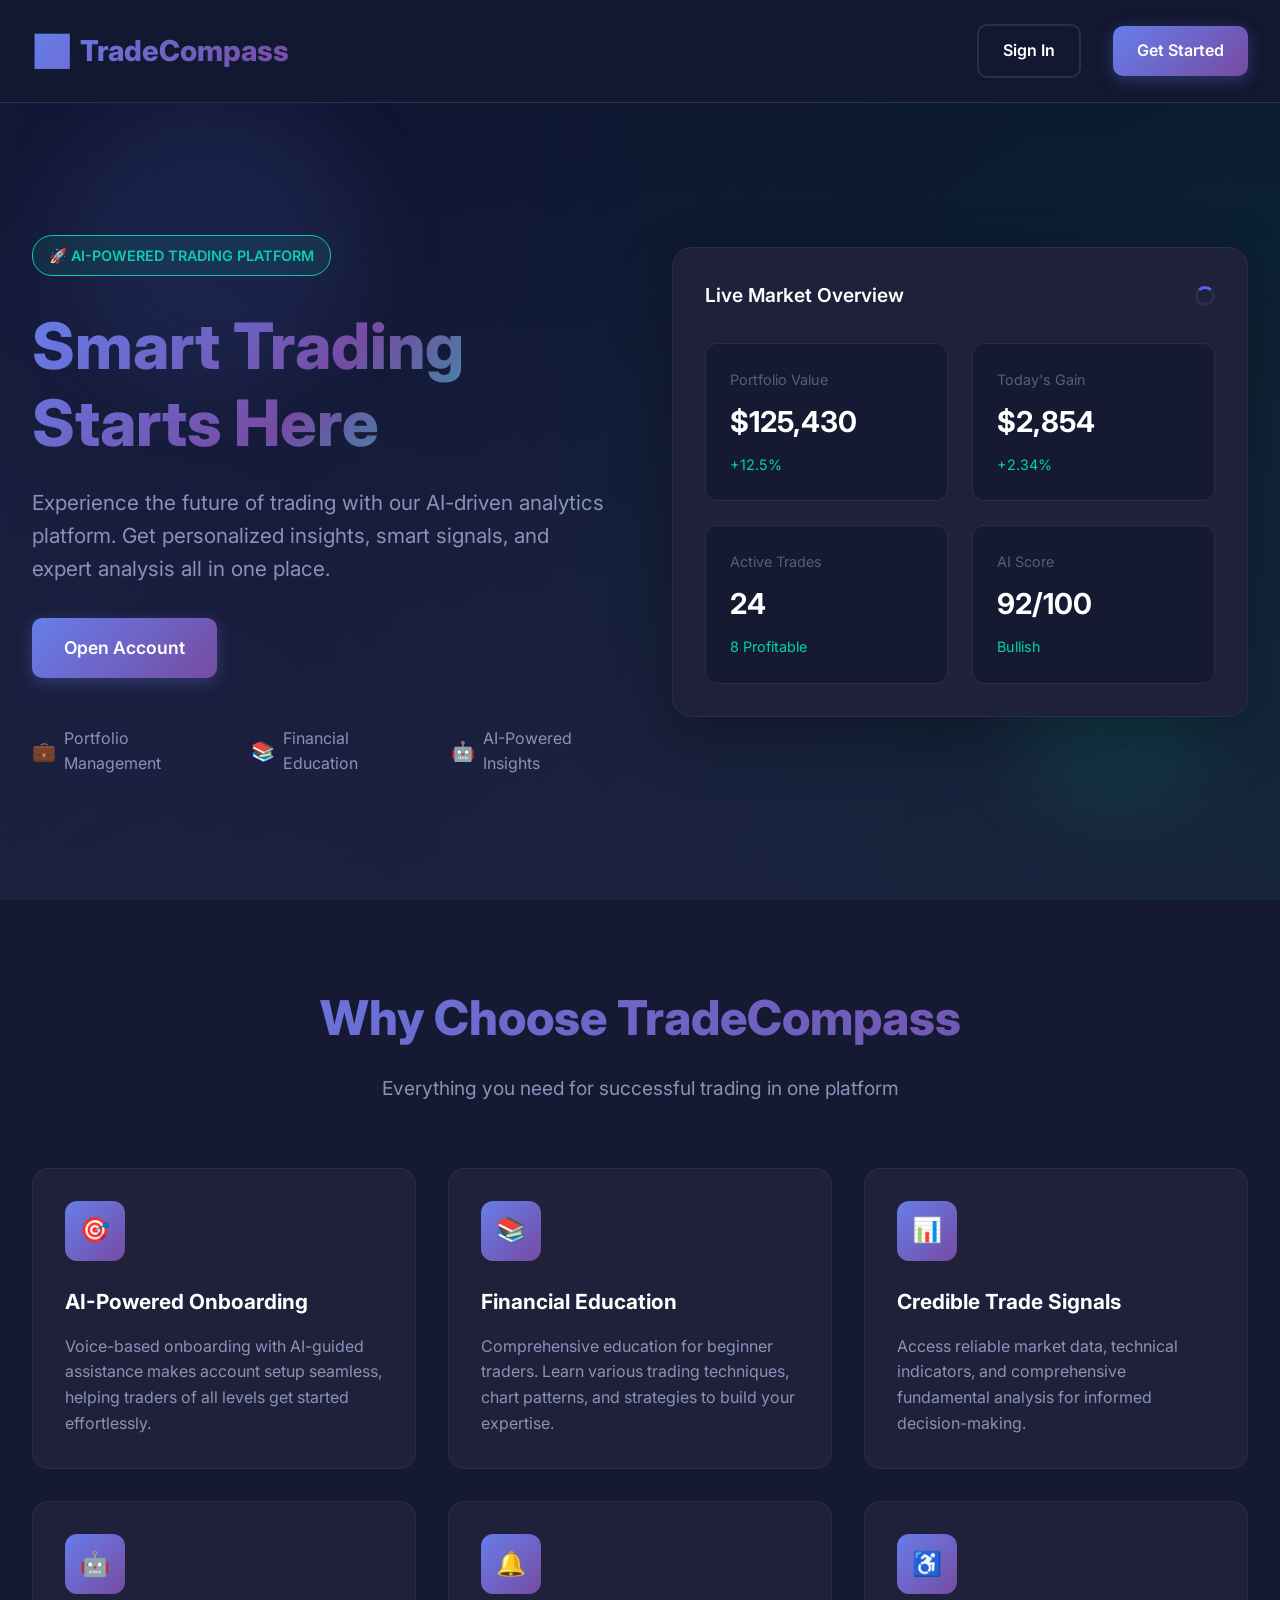
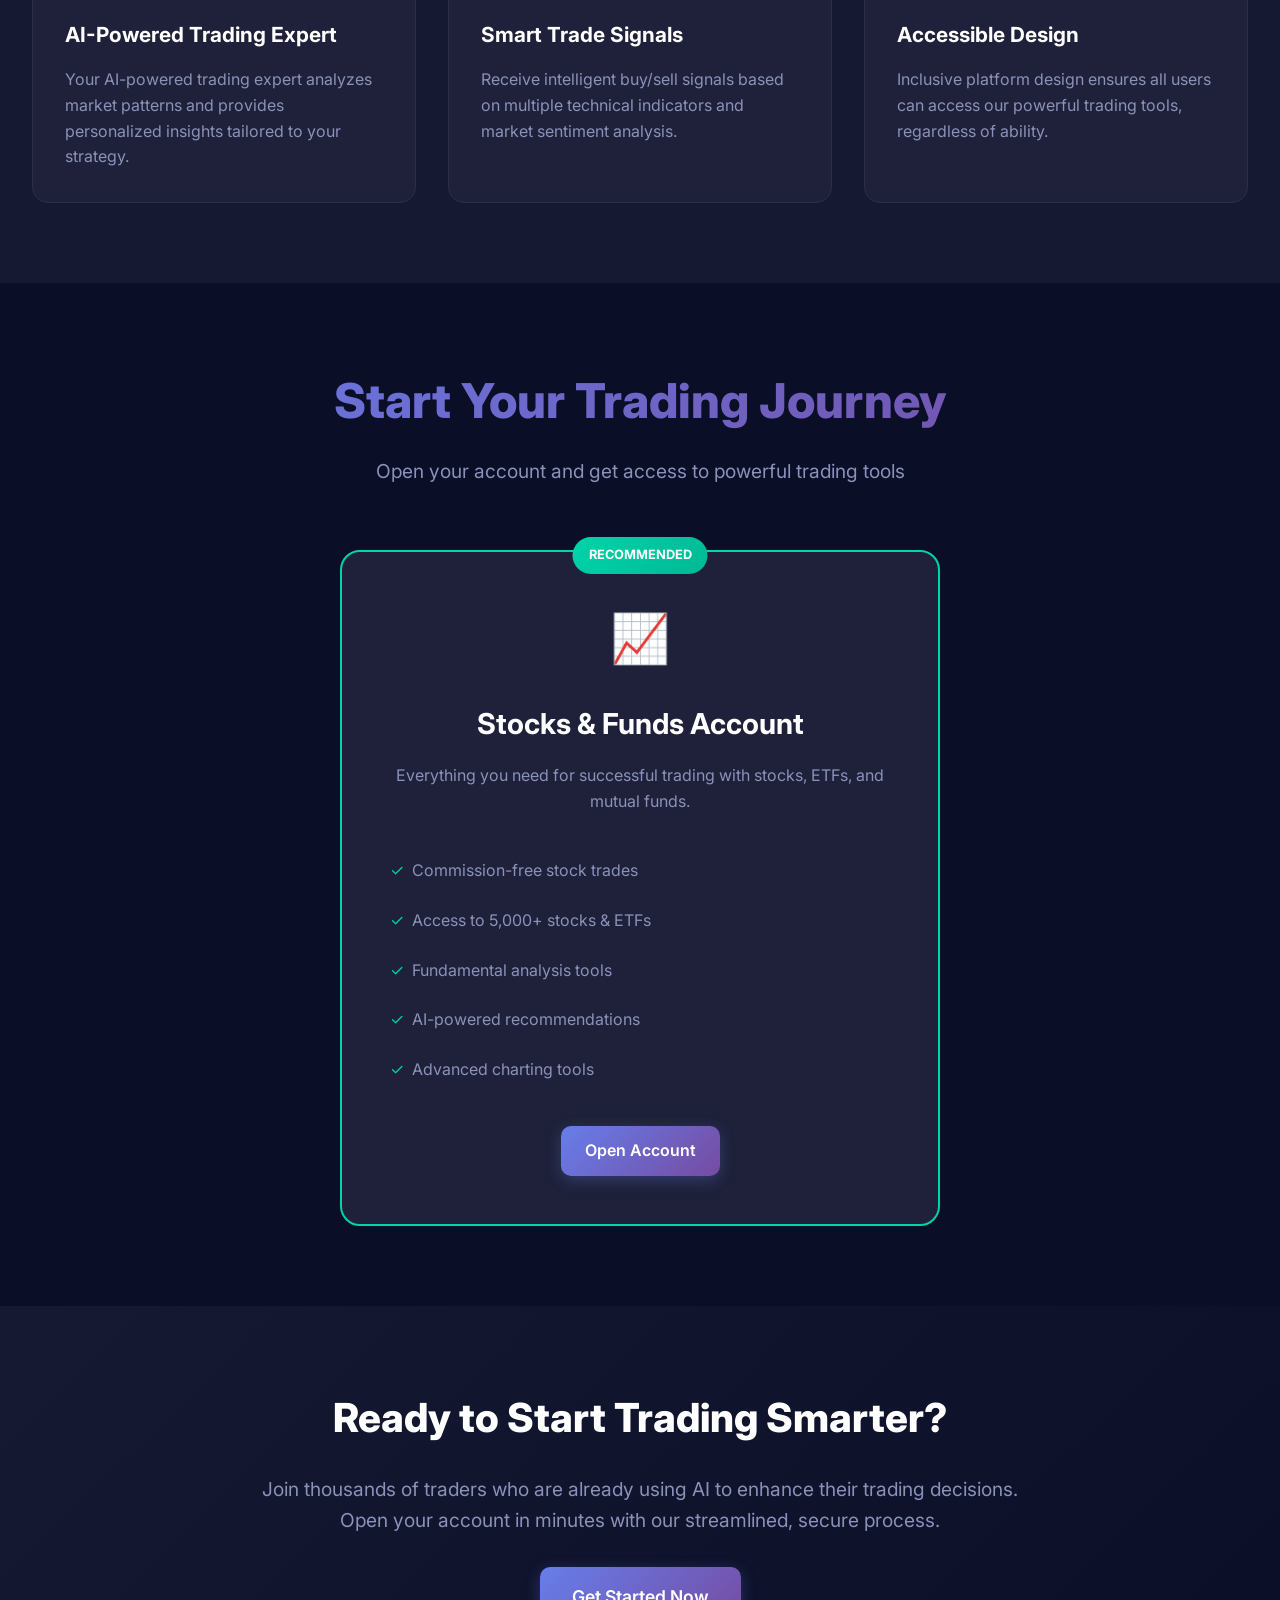
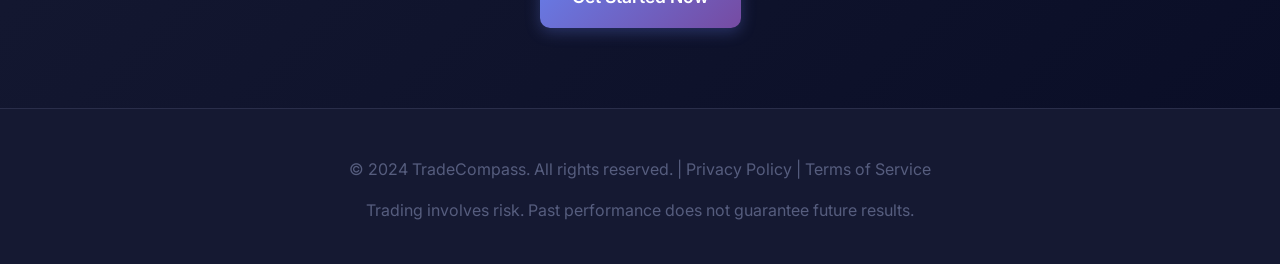
<file: frontend/landing.html>
<!DOCTYPE html>
<html lang="en">
<head>
    <meta charset="UTF-8">
    <meta name="viewport" content="width=device-width, initial-scale=1.0">
    <title>TradeCompass - AI-Powered Trading Analytics Platform</title>
    <link href="https://fonts.googleapis.com/css2?family=Inter:wght@300;400;500;600;700;800&display=swap" rel="stylesheet">
    <link rel="stylesheet" href="static/css/landing.css">
</head>
<body>
    <!-- Animated Background -->
    <div class="animated-bg"></div>

    <!-- Navigation -->
    <nav class="navbar" id="navbar">
        <div class="nav-container">
            <a href="#" class="logo">
                <span class="logo-icon">📈</span>
                TradeCompass
            </a>
            <div class="nav-links">
                <!-- <a href="#features" class="nav-link">Features</a>
                <a href="#security" class="nav-link">Security</a>
                <a href="#about" class="nav-link">About</a> -->
                <a href="/login.html" class="btn btn-secondary">Sign In</a>
                <a href="/signup.html" class="btn btn-primary">Get Started</a>
            </div>
        </div>
    </nav>

    <!-- Hero Section -->
    <section class="hero">
        <div class="floating-element floating-1"></div>
        <div class="floating-element floating-2"></div>
        <div class="floating-element floating-3"></div>
        
        <div class="hero-container">
            <div class="hero-content">
                <span class="hero-badge">🚀 AI-POWERED TRADING PLATFORM</span>
                <h1 class="hero-title">Smart Trading Starts Here</h1>
                <p class="hero-subtitle">
                    Experience the future of trading with our AI-driven analytics platform. 
                    Get personalized insights, smart signals, and expert analysis all in one place.
                </p>
                <div class="hero-cta">
                    <a href="/signup.html" class="btn btn-primary btn-large">Open Account</a>
                    <!-- <a href="#features" class="btn btn-secondary btn-large">Learn More</a> -->
                </div>
                <div class="trust-indicators">
                    <div class="trust-item">
                        <span class="trust-icon">💼</span>
                        <span>Portfolio Management</span>
                    </div>
                    <div class="trust-item">
                        <span class="trust-icon">📚</span>
                        <span>Financial Education</span>
                    </div>
                    <div class="trust-item">
                        <span class="trust-icon">🤖</span>
                        <span>AI-Powered Insights</span>
                    </div>
                </div>
            </div>
            <div class="hero-visual">
                <div class="trading-dashboard">
                    <div class="dashboard-header">
                        <h3 class="dashboard-title">Live Market Overview</h3>
                        <span class="loading-spinner"></span>
                    </div>
                    <div class="dashboard-stats">
                        <div class="stat-card">
                            <div class="stat-label">Portfolio Value</div>
                            <div class="stat-value">$125,430</div>
                            <div class="stat-change">+12.5%</div>
                        </div>
                        <div class="stat-card">
                            <div class="stat-label">Today's Gain</div>
                            <div class="stat-value">$2,854</div>
                            <div class="stat-change">+2.34%</div>
                        </div>
                        <div class="stat-card">
                            <div class="stat-label">Active Trades</div>
                            <div class="stat-value">24</div>
                            <div class="stat-change">8 Profitable</div>
                        </div>
                        <div class="stat-card">
                            <div class="stat-label">AI Score</div>
                            <div class="stat-value">92/100</div>
                            <div class="stat-change">Bullish</div>
                        </div>
                    </div>
                </div>
            </div>
        </div>
    </section>

    <!-- Features Section -->
    <section class="features" id="features">
        <div class="features-container">
            <div class="section-header">
                <h2 class="section-title">Why Choose TradeCompass</h2>
                <p class="section-subtitle">Everything you need for successful trading in one platform</p>
            </div>
            <div class="features-grid">
                <div class="feature-card">
                    <div class="feature-icon">🎯</div>
                    <h3 class="feature-title">AI-Powered Onboarding</h3>
                    <p class="feature-description">
                        Voice-based onboarding with AI-guided assistance makes account setup seamless, helping traders of all levels get started effortlessly.
                    </p>
                </div>
                <div class="feature-card">
                    <div class="feature-icon">📚</div>
                    <h3 class="feature-title">Financial Education</h3>
                    <p class="feature-description">
                        Comprehensive education for beginner traders. Learn various trading techniques, chart patterns, and strategies to build your expertise.
                    </p>
                </div>
                <div class="feature-card">
                    <div class="feature-icon">📊</div>
                    <h3 class="feature-title">Credible Trade Signals</h3>
                    <p class="feature-description">
                        Access reliable market data, technical indicators, and comprehensive fundamental analysis for informed decision-making.
                    </p>
                </div>
                <div class="feature-card">
                    <div class="feature-icon">🤖</div>
                    <h3 class="feature-title">AI-Powered Trading Expert</h3>
                    <p class="feature-description">
                        Your AI-powered trading expert analyzes market patterns and provides personalized insights tailored to your strategy.
                    </p>
                </div>
                <div class="feature-card">
                    <div class="feature-icon">🔔</div>
                    <h3 class="feature-title">Smart Trade Signals</h3>
                    <p class="feature-description">
                        Receive intelligent buy/sell signals based on multiple technical indicators and market sentiment analysis.
                    </p>
                </div>
                <div class="feature-card">
                    <div class="feature-icon">♿</div>
                    <h3 class="feature-title">Accessible Design</h3>
                    <p class="feature-description">
                        Inclusive platform design ensures all users can access our powerful trading tools, regardless of ability.
                    </p>
                </div>
            </div>
        </div>
    </section>

    <!-- Account Types Section -->
    <section class="account-types" id="account-types">
        <div class="features-container">
            <div class="section-header">
                <h2 class="section-title">Start Your Trading Journey</h2>
                <p class="section-subtitle">Open your account and get access to powerful trading tools</p>
            </div>
            <div class="account-cards" style="display: flex; justify-content: center;">
                <div class="account-card featured" style="max-width: 600px; width: 100%;">
                    <div class="account-icon">📈</div>
                    <h3 class="account-name">Stocks & Funds Account</h3>
                    <p class="feature-description">
                        Everything you need for successful trading with stocks, ETFs, and mutual funds.
                    </p>
                    <ul class="account-features">
                        <li><span class="check-icon">✓</span> Commission-free stock trades</li>
                        <li><span class="check-icon">✓</span> Access to 5,000+ stocks & ETFs</li>
                        <li><span class="check-icon">✓</span> Fundamental analysis tools</li>
                        <li><span class="check-icon">✓</span> AI-powered recommendations</li>
                        <li><span class="check-icon">✓</span> Advanced charting tools</li>
                    </ul>
                    <a href="/signup.html" class="btn btn-primary">Open Account</a>
                </div>
            </div>
        </div>
    </section>

    <!-- CTA Section -->
    <section class="cta-section" id="security">
        <div class="cta-container">
            <h2 class="cta-title">Ready to Start Trading Smarter?</h2>
            <p class="cta-description">
                Join thousands of traders who are already using AI to enhance their trading decisions.
                Open your account in minutes with our streamlined, secure process.
            </p>
            <a href="/signup.html" class="btn btn-primary btn-large">Get Started Now</a>
            
        </div>
    </section>

    <!-- Footer -->
    <footer class="footer">
        <div class="footer-container">
            <p class="footer-text">© 2024 TradeCompass. All rights reserved. | Privacy Policy | Terms of Service</p>
            <p class="footer-text">Trading involves risk. Past performance does not guarantee future results.</p>
        </div>
    </footer>

    <script src="static/js/auth.js"></script>
    <script src="static/js/header.js"></script>
    <script src="static/js/landing.js"></script>
</body>
</html>
</file>
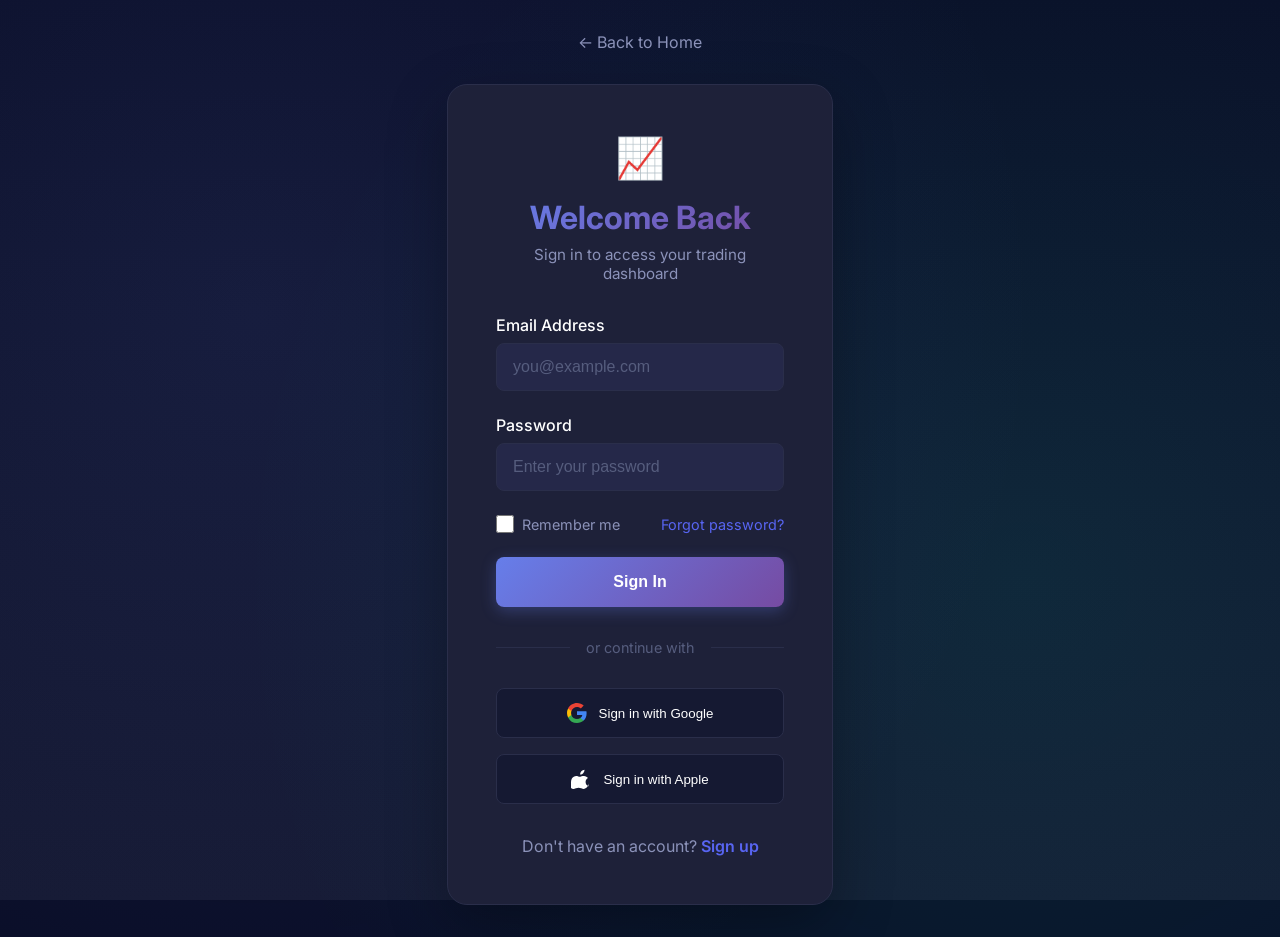
<file: frontend/login.html>
<!DOCTYPE html>
<html lang="en">
<head>
    <meta charset="UTF-8">
    <meta name="viewport" content="width=device-width, initial-scale=1.0">
    <title>Sign In - TradeCompass</title>
    <link href="https://fonts.googleapis.com/css2?family=Inter:wght@300;400;500;600;700;800&display=swap" rel="stylesheet">
    <link rel="stylesheet" href="static/css/login.css">
</head>
<body>
    <!-- Background -->
    <div class="login-bg"></div>
    
    <!-- Login Container -->
    <div class="login-container">
        <div class="back-link">
            <a href="/">← Back to Home</a>
        </div>
        
        <div class="login-card">
            <div class="login-header">
                <div class="logo">📈</div>
                <h1 class="login-title">Welcome Back</h1>
                <p class="login-subtitle">Sign in to access your trading dashboard</p>
            </div>
            
            <div class="error-message" id="error-message"></div>
            <div class="success-message" id="success-message"></div>
            
            <form class="login-form" id="loginForm">
                <div class="form-group">
                    <label class="form-label" for="email">Email Address</label>
                    <input 
                        type="email" 
                        class="form-input" 
                        id="email" 
                        name="email" 
                        placeholder="you@example.com"
                        required
                        autocomplete="email"
                    >
                </div>
                
                <div class="form-group">
                    <label class="form-label" for="password">Password</label>
                    <input 
                        type="password" 
                        class="form-input" 
                        id="password" 
                        name="password" 
                        placeholder="Enter your password"
                        required
                        autocomplete="current-password"
                    >
                </div>
                
                <div class="form-options">
                    <div class="checkbox-group">
                        <input type="checkbox" id="remember" name="remember">
                        <label class="checkbox-label" for="remember">Remember me</label>
                    </div>
                    <a href="#" class="forgot-link">Forgot password?</a>
                </div>
                
                <button type="submit" class="btn btn-primary" id="loginBtn">
                    <span id="loginText">Sign In</span>
                    <span id="loginLoading" style="display: none;" class="loading"></span>
                </button>
            </form>
            
            <div class="divider">or continue with</div>
            
            <div class="social-login">
                <button class="btn-social" onclick="alert('Google login coming soon!')">
                    <svg width="20" height="20" viewBox="0 0 20 20" fill="none">
                        <path d="M19.6 10.227c0-.709-.064-1.39-.182-2.045H10v3.868h5.382a4.6 4.6 0 01-1.996 3.018v2.51h3.232c1.891-1.742 2.982-4.305 2.982-7.35z" fill="#4285F4"/>
                        <path d="M10 20c2.7 0 4.964-.895 6.618-2.423l-3.232-2.509c-.895.6-2.04.955-3.386.955-2.605 0-4.81-1.76-5.595-4.123H1.064v2.59A9.996 9.996 0 0010 20z" fill="#34A853"/>
                        <path d="M4.405 11.9c-.2-.6-.314-1.24-.314-1.9 0-.66.114-1.3.314-1.9V5.51H1.064A9.996 9.996 0 000 10c0 1.614.386 3.14 1.064 4.49l3.34-2.59z" fill="#FBBC05"/>
                        <path d="M10 3.977c1.468 0 2.786.505 3.823 1.496l2.868-2.868C14.959.99 12.695 0 10 0 6.09 0 2.71 2.24 1.064 5.51l3.34 2.59C5.19 5.736 7.395 3.977 10 3.977z" fill="#EA4335"/>
                    </svg>
                    Sign in with Google
                </button>
                
                <button class="btn-social" onclick="alert('Apple login coming soon!')">
                    <svg width="20" height="20" viewBox="0 0 20 20" fill="currentColor">
                        <path d="M17.928 14.598c-.266.77-.588 1.477-.967 2.122-.522.888-1.05 1.555-1.583 2.002-.825.754-1.71 1.14-2.656 1.16-.68 0-1.5-.193-2.46-.582-.96-.388-1.844-.582-2.652-.582-.848 0-1.758.194-2.73.582-1.006.388-1.817.591-2.434.611-.906.04-1.81-.357-2.712-1.19-.577-.487-1.136-1.18-1.677-2.082C.352 15.512 0 14.33 0 13.087c0-1.375.298-2.56.893-3.555.473-.794 1.102-1.42 1.887-1.88.785-.459 1.632-.693 2.542-.713.499 0 1.153.154 1.964.46.81.306 1.33.46 1.56.46.172 0 .756-.181 1.75-.543.94-.342 1.734-.484 2.383-.427 1.76.142 3.082.836 3.963 2.085-1.575.954-2.355 2.29-2.34 4.008.014 1.336.5 2.448 1.457 3.335.433.413.917.732 1.453.958-.117.339-.24.664-.372.976zM13.52 1.055c0 1.047-.383 2.025-1.148 2.933-.923 1.075-2.04 1.696-3.252 1.598-.015-.123-.024-.252-.024-.388 0-1.005.438-2.08 1.216-2.96.389-.444.884-.813 1.485-1.107.6-.29 1.168-.45 1.703-.481.015.135.02.27.02.405z"/>
                    </svg>
                    Sign in with Apple
                </button>
            </div>
            
            <div class="signup-link">
                Don't have an account? <a href="/signup.html">Sign up</a>
            </div>
        </div>
    </div>
    
    <script src="static/js/auth.js"></script>
    <script src="static/js/login.js"></script>
    <script>
        // Redirect if already logged in
        redirectIfLoggedIn();
    </script>
</body>
</html>
</file>
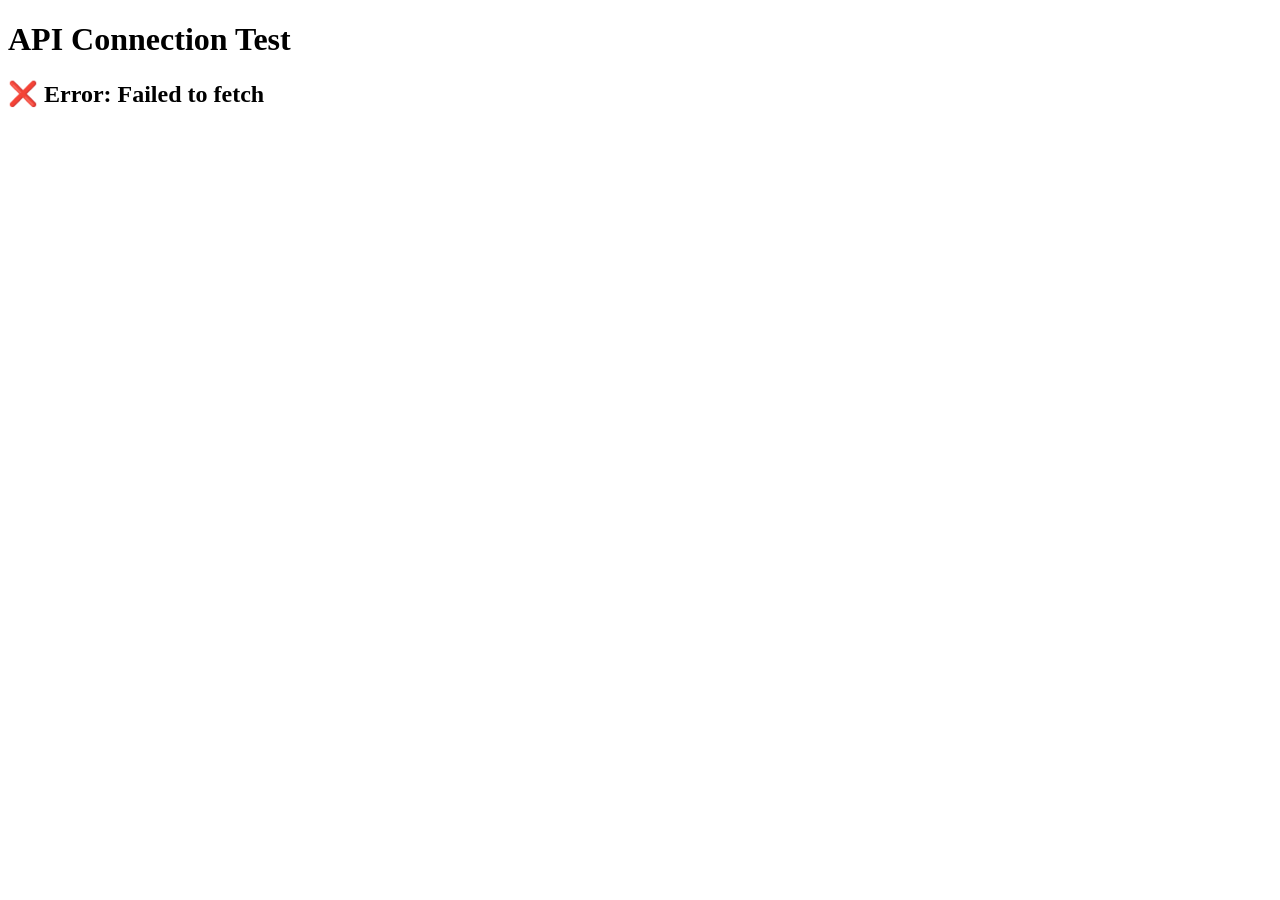
<file: frontend/test.html>
<!DOCTYPE html>
<html>
<head>
    <title>API Test</title>
    <script>
        async function testAPI() {
            const results = document.getElementById('results');
            results.innerHTML = 'Loading...';
            
            try {
                // Test Technical API
                const techResponse = await fetch('http://localhost:8000/api/technical/IBM');
                const techData = await techResponse.json();
                
                results.innerHTML = `
                    <h2>✅ Technical API Working!</h2>
                    <pre>${JSON.stringify(techData.indicators, null, 2)}</pre>
                `;
            } catch (error) {
                results.innerHTML = `<h2>❌ Error: ${error.message}</h2>`;
            }
        }
        
        window.onload = testAPI;
    </script>
</head>
<body>
    <h1>API Connection Test</h1>
    <div id="results"></div>
</body>
</html>
</file>
<file: frontend/static/css/landing.css>
/* Landing Page Styles */
* {
    margin: 0;
    padding: 0;
    box-sizing: border-box;
}

:root {
    --primary-color: #5865f2;
    --secondary-color: #00d4aa;
    --accent-color: #764ba2;
    --danger-color: #ed4245;
    --bg-primary: #0a0e27;
    --bg-secondary: #151932;
    --bg-card: #1e2139;
    --bg-card-hover: #252849;
    --text-primary: #ffffff;
    --text-secondary: #8b92b9;
    --text-muted: #565d7e;
    --border-color: #2a2e4a;
    --gradient-primary: linear-gradient(135deg, #667eea 0%, #764ba2 100%);
    --gradient-green: linear-gradient(135deg, #00d4aa 0%, #00b894 100%);
    --gradient-hero: linear-gradient(135deg, #667eea 0%, #764ba2 50%, #00d4aa 100%);
}

body {
    font-family: 'Inter', -apple-system, BlinkMacSystemFont, sans-serif;
    background: var(--bg-primary);
    color: var(--text-primary);
    line-height: 1.6;
    overflow-x: hidden;
}

/* Animated Background */
.animated-bg {
    position: fixed;
    width: 100%;
    height: 100%;
    top: 0;
    left: 0;
    z-index: -1;
    background: linear-gradient(180deg, #0a0e27 0%, #151932 100%);
}

.animated-bg::before {
    content: '';
    position: absolute;
    top: -50%;
    left: -50%;
    width: 200%;
    height: 200%;
    background: radial-gradient(circle at 20% 50%, rgba(102, 126, 234, 0.1) 0%, transparent 50%),
                radial-gradient(circle at 80% 50%, rgba(0, 212, 170, 0.1) 0%, transparent 50%),
                radial-gradient(circle at 50% 100%, rgba(118, 75, 162, 0.1) 0%, transparent 50%);
    animation: float 20s infinite ease-in-out;
}

@keyframes float {
    0%, 100% { transform: translate(0, 0) rotate(0deg); }
    33% { transform: translate(-10px, -30px) rotate(1deg); }
    66% { transform: translate(10px, -20px) rotate(-1deg); }
}

/* Navigation */
.navbar {
    position: fixed;
    width: 100%;
    top: 0;
    z-index: 1000;
    background: rgba(21, 25, 50, 0.95);
    backdrop-filter: blur(10px);
    border-bottom: 1px solid var(--border-color);
    transition: all 0.3s ease;
}

.navbar.scrolled {
    padding: 0.5rem 0;
    box-shadow: 0 4px 20px rgba(0, 0, 0, 0.3);
}

.nav-container {
    max-width: 1400px;
    margin: 0 auto;
    padding: 1.5rem 2rem;
    display: flex;
    justify-content: space-between;
    align-items: center;
}

.logo {
    font-size: 1.8rem;
    font-weight: 800;
    background: var(--gradient-primary);
    -webkit-background-clip: text;
    -webkit-text-fill-color: transparent;
    text-decoration: none;
    display: flex;
    align-items: center;
    gap: 0.5rem;
}

.logo-icon {
    font-size: 2rem;
}

.nav-links {
    display: flex;
    gap: 2rem;
    align-items: center;
}

.nav-link {
    color: var(--text-secondary);
    text-decoration: none;
    font-weight: 500;
    transition: color 0.3s ease;
}

.nav-link:hover {
    color: var(--text-primary);
}

/* User Menu */
.user-menu {
    position: relative;
}

.user-menu-btn {
    display: flex;
    align-items: center;
    gap: 0.5rem;
    padding: 0.5rem 1rem;
    background: var(--bg-card);
    border: 1px solid var(--border-color);
    border-radius: 10px;
    color: var(--text-primary);
    cursor: pointer;
    transition: all 0.3s ease;
}

.user-menu-btn:hover {
    background: var(--bg-card-hover);
    border-color: var(--primary-color);
}

.user-icon {
    font-size: 1.2rem;
}

.user-email {
    font-size: 0.9rem;
    max-width: 150px;
    overflow: hidden;
    text-overflow: ellipsis;
    white-space: nowrap;
}

.dropdown-arrow {
    font-size: 0.7rem;
    transition: transform 0.3s ease;
}

.user-menu-btn:hover .dropdown-arrow {
    transform: translateY(2px);
}

.user-dropdown {
    position: absolute;
    top: calc(100% + 0.5rem);
    right: 0;
    min-width: 200px;
    background: var(--bg-card);
    border: 1px solid var(--border-color);
    border-radius: 10px;
    box-shadow: 0 10px 40px rgba(0, 0, 0, 0.3);
    z-index: 1000;
    overflow: hidden;
}

.dropdown-item {
    display: flex;
    align-items: center;
    gap: 0.75rem;
    padding: 0.875rem 1.25rem;
    color: var(--text-primary);
    text-decoration: none;
    transition: background 0.2s ease;
    cursor: pointer;
    border: none;
    background: transparent;
    width: 100%;
    text-align: left;
    font-size: 0.95rem;
}

.dropdown-item:hover {
    background: var(--bg-card-hover);
}

.dropdown-item span {
    font-size: 1.1rem;
}

.dropdown-divider {
    height: 1px;
    background: var(--border-color);
    margin: 0.5rem 0;
}

.logout-btn {
    color: var(--danger-color);
}

.logout-btn:hover {
    background: rgba(237, 66, 69, 0.1);
}

/* Quick Logout Button (for dashboard pages) */
.quick-logout {
    display: flex;
    align-items: center;
    gap: 1rem;
    padding: 0.75rem 1.25rem;
    background: var(--bg-card);
    border: 1px solid var(--border-color);
    border-radius: 10px;
}

.user-info {
    color: var(--text-secondary);
    font-size: 0.9rem;
}

.btn-logout {
    display: flex;
    align-items: center;
    gap: 0.5rem;
    padding: 0.5rem 1rem;
    background: var(--danger-color);
    color: white;
    border: none;
    border-radius: 8px;
    font-weight: 600;
    cursor: pointer;
    transition: all 0.3s ease;
}

.btn-logout:hover {
    background: #c93538;
    transform: translateY(-2px);
    box-shadow: 0 4px 12px rgba(237, 66, 69, 0.3);
}

.btn-logout span {
    font-size: 1.1rem;
}

.btn {
    padding: 0.75rem 1.5rem;
    border-radius: 10px;
    font-weight: 600;
    text-decoration: none;
    display: inline-block;
    transition: all 0.3s ease;
    cursor: pointer;
    border: none;
    font-size: 1rem;
}

.btn-primary {
    background: var(--gradient-primary);
    color: white;
    box-shadow: 0 4px 15px rgba(102, 126, 234, 0.3);
}

.btn-primary:hover {
    transform: translateY(-2px);
    box-shadow: 0 6px 20px rgba(102, 126, 234, 0.4);
}

.btn-secondary {
    background: transparent;
    color: var(--text-primary);
    border: 2px solid var(--border-color);
}

.btn-secondary:hover {
    background: var(--bg-card);
    border-color: var(--primary-color);
}

/* Hero Section */
.hero {
    min-height: 100vh;
    display: flex;
    align-items: center;
    justify-content: center;
    padding: 6rem 2rem 2rem;
    position: relative;
}

.hero-container {
    max-width: 1400px;
    width: 100%;
    display: grid;
    grid-template-columns: 1fr 1fr;
    gap: 4rem;
    align-items: center;
}

.hero-content {
    animation: slideInLeft 1s ease;
}

@keyframes slideInLeft {
    from { opacity: 0; transform: translateX(-50px); }
    to { opacity: 1; transform: translateX(0); }
}

.hero-badge {
    display: inline-block;
    padding: 0.5rem 1rem;
    background: rgba(0, 212, 170, 0.1);
    border: 1px solid var(--secondary-color);
    border-radius: 20px;
    color: var(--secondary-color);
    font-size: 0.9rem;
    font-weight: 600;
    margin-top: 3rem;
    margin-bottom: 2rem;
    animation: pulse 2s infinite;
}

@keyframes pulse {
    0%, 100% { transform: scale(1); }
    50% { transform: scale(1.05); }
}

.hero-title {
    font-size: 4rem;
    font-weight: 800;
    line-height: 1.2;
    margin-bottom: 1.5rem;
    background: var(--gradient-hero);
    -webkit-background-clip: text;
    -webkit-text-fill-color: transparent;
}

.hero-subtitle {
    font-size: 1.3rem;
    color: var(--text-secondary);
    margin-bottom: 2rem;
    line-height: 1.6;
}

.hero-cta {
    display: flex;
    gap: 1rem;
    margin-bottom: 3rem;
}

.btn-large {
    padding: 1rem 2rem;
    font-size: 1.1rem;
}

.trust-indicators {
    display: flex;
    gap: 3rem;
    align-items: center;
}

.trust-item {
    display: flex;
    align-items: center;
    gap: 0.5rem;
    color: var(--text-secondary);
}

.trust-icon {
    color: var(--secondary-color);
    font-size: 1.2rem;
}

.hero-visual {
    position: relative;
    animation: slideInRight 1s ease;
}

@keyframes slideInRight {
    from { opacity: 0; transform: translateX(50px); }
    to { opacity: 1; transform: translateX(0); }
}

.trading-dashboard {
    background: var(--bg-card);
    border-radius: 20px;
    padding: 2rem;
    box-shadow: 0 20px 60px rgba(0, 0, 0, 0.3);
    border: 1px solid var(--border-color);
    position: relative;
    overflow: hidden;
}

.dashboard-header {
    display: flex;
    justify-content: space-between;
    align-items: center;
    margin-bottom: 2rem;
}

.dashboard-title {
    font-size: 1.2rem;
    font-weight: 600;
}

.dashboard-stats {
    display: grid;
    grid-template-columns: repeat(2, 1fr);
    gap: 1.5rem;
}

.stat-card {
    background: var(--bg-secondary);
    padding: 1.5rem;
    border-radius: 12px;
    border: 1px solid var(--border-color);
    transition: all 0.3s ease;
}

.stat-card:hover {
    transform: translateY(-5px);
    box-shadow: 0 10px 30px rgba(0, 0, 0, 0.2);
    border-color: var(--primary-color);
}

.stat-label {
    color: var(--text-muted);
    font-size: 0.9rem;
    margin-bottom: 0.5rem;
}

.stat-value {
    font-size: 1.8rem;
    font-weight: 700;
    color: var(--text-primary);
}

.stat-change {
    color: var(--secondary-color);
    font-size: 0.9rem;
    margin-top: 0.5rem;
}

/* Features Section */
.features {
    padding: 5rem 2rem;
    background: var(--bg-secondary);
}

.features-container {
    max-width: 1400px;
    margin: 0 auto;
}

.section-header {
    text-align: center;
    margin-bottom: 4rem;
}

.section-title {
    font-size: 3rem;
    font-weight: 800;
    margin-bottom: 1rem;
    background: var(--gradient-primary);
    -webkit-background-clip: text;
    -webkit-text-fill-color: transparent;
}

.section-subtitle {
    font-size: 1.2rem;
    color: var(--text-secondary);
}

.features-grid {
    display: grid;
    grid-template-columns: repeat(auto-fit, minmax(350px, 1fr));
    gap: 2rem;
}

.feature-card {
    background: var(--bg-card);
    padding: 2rem;
    border-radius: 16px;
    border: 1px solid var(--border-color);
    transition: all 0.3s ease;
    cursor: pointer;
}

.feature-card:hover {
    transform: translateY(-10px);
    box-shadow: 0 20px 40px rgba(0, 0, 0, 0.3);
    border-color: var(--primary-color);
}

.feature-icon {
    width: 60px;
    height: 60px;
    background: var(--gradient-primary);
    border-radius: 12px;
    display: flex;
    align-items: center;
    justify-content: center;
    font-size: 1.5rem;
    margin-bottom: 1.5rem;
}

.feature-title {
    font-size: 1.3rem;
    font-weight: 700;
    margin-bottom: 1rem;
}

.feature-description {
    color: var(--text-secondary);
    line-height: 1.6;
}

/* Account Types Section */
.account-types {
    padding: 5rem 2rem;
    background: var(--bg-primary);
}

.account-cards {
    display: grid;
    grid-template-columns: repeat(auto-fit, minmax(400px, 1fr));
    gap: 2rem;
    max-width: 1000px;
    margin: 0 auto;
}

.account-card {
    background: var(--bg-card);
    border-radius: 20px;
    padding: 3rem;
    border: 2px solid var(--border-color);
    text-align: center;
    position: relative;
    transition: all 0.3s ease;
}

.account-card:hover {
    transform: scale(1.05);
    border-color: var(--primary-color);
    box-shadow: 0 20px 40px rgba(102, 126, 234, 0.2);
}

.account-card.featured {
    border-color: var(--secondary-color);
    transform: scale(1.02);
}

.account-card.featured::before {
    content: 'RECOMMENDED';
    position: absolute;
    top: -15px;
    left: 50%;
    transform: translateX(-50%);
    background: var(--gradient-green);
    color: white;
    padding: 0.5rem 1rem;
    border-radius: 20px;
    font-size: 0.8rem;
    font-weight: 700;
}

.account-icon {
    font-size: 3rem;
    margin-bottom: 1.5rem;
}

.account-name {
    font-size: 1.8rem;
    font-weight: 700;
    margin-bottom: 1rem;
}

.account-features {
    list-style: none;
    margin: 2rem 0;
    text-align: left;
}

.account-features li {
    padding: 0.75rem 0;
    color: var(--text-secondary);
    display: flex;
    align-items: center;
    gap: 0.5rem;
}

.check-icon {
    color: var(--secondary-color);
}

/* CTA Section */
.cta-section {
    padding: 5rem 2rem;
    background: linear-gradient(135deg, var(--bg-secondary) 0%, var(--bg-primary) 100%);
    text-align: center;
}

.cta-container {
    max-width: 800px;
    margin: 0 auto;
}

.cta-title {
    font-size: 2.5rem;
    font-weight: 800;
    margin-bottom: 1.5rem;
}

.cta-description {
    font-size: 1.2rem;
    color: var(--text-secondary);
    margin-bottom: 2rem;
}

/* Footer */
.footer {
    background: var(--bg-secondary);
    padding: 3rem 2rem 1.5rem;
    border-top: 1px solid var(--border-color);
}

.footer-container {
    max-width: 1400px;
    margin: 0 auto;
    text-align: center;
}

.footer-text {
    color: var(--text-muted);
    margin-bottom: 1rem;
}

.security-badges {
    display: flex;
    justify-content: center;
    gap: 2rem;
    margin-top: 2rem;
}

.security-badge {
    display: flex;
    align-items: center;
    gap: 0.5rem;
    color: var(--text-secondary);
    padding: 0.5rem 1rem;
    background: var(--bg-card);
    border-radius: 8px;
    border: 1px solid var(--border-color);
}

/* Loading Animation */
.loading-spinner {
    display: inline-block;
    width: 20px;
    height: 20px;
    border: 3px solid var(--border-color);
    border-top-color: var(--primary-color);
    border-radius: 50%;
    animation: spin 1s linear infinite;
}

@keyframes spin {
    to { transform: rotate(360deg); }
}

/* Floating Elements */
.floating-element {
    position: absolute;
    background: rgba(102, 126, 234, 0.1);
    border-radius: 50%;
    filter: blur(40px);
    animation: float-random 20s infinite ease-in-out;
}

@keyframes float-random {
    0%, 100% { transform: translate(0, 0); }
    25% { transform: translate(50px, -30px); }
    50% { transform: translate(-30px, 50px); }
    75% { transform: translate(-50px, -20px); }
}

.floating-1 {
    width: 300px;
    height: 300px;
    top: 10%;
    left: 5%;
    animation-delay: 0s;
}

.floating-2 {
    width: 200px;
    height: 200px;
    bottom: 10%;
    right: 5%;
    animation-delay: 5s;
    background: rgba(0, 212, 170, 0.1);
}

.floating-3 {
    width: 250px;
    height: 250px;
    top: 50%;
    right: 10%;
    animation-delay: 10s;
    background: rgba(118, 75, 162, 0.1);
}

/* Responsive */
@media (max-width: 768px) {
    .hero-container {
        grid-template-columns: 1fr;
        text-align: center;
    }

    .hero-title {
        font-size: 2.5rem;
    }

    .hero-subtitle {
        font-size: 1.1rem;
    }

    .hero-cta {
        justify-content: center;
    }

    .trust-indicators {
        justify-content: center;
        flex-wrap: wrap;
    }

    .features-grid {
        grid-template-columns: 1fr;
    }

    .account-cards {
        grid-template-columns: 1fr;
    }

    .nav-links {
        display: none;
    }
}
</file>
<file: frontend/static/css/login.css>
/* Login Page Styles */
:root {
    --primary-color: #5865f2;
    --secondary-color: #00d4aa;
    --accent-color: #764ba2;
    --danger-color: #ed4245;
    --bg-primary: #0a0e27;
    --bg-secondary: #151932;
    --bg-card: #1e2139;
    --bg-card-hover: #252849;
    --text-primary: #ffffff;
    --text-secondary: #8b92b9;
    --text-muted: #565d7e;
    --border-color: #2a2e4a;
    --gradient-primary: linear-gradient(135deg, #667eea 0%, #764ba2 100%);
    --input-bg: #252849;
    --input-focus: #2a2e4a;
}

* {
    margin: 0;
    padding: 0;
    box-sizing: border-box;
}

body {
    font-family: 'Inter', -apple-system, BlinkMacSystemFont, sans-serif;
    background: var(--bg-primary);
    color: var(--text-primary);
    min-height: 100vh;
    display: flex;
    align-items: center;
    justify-content: center;
    overflow-x: hidden;
}

/* Background Animation */
.login-bg {
    position: fixed;
    width: 100%;
    height: 100%;
    top: 0;
    left: 0;
    z-index: -1;
    background: linear-gradient(180deg, #0a0e27 0%, #151932 100%);
}

.login-bg::before {
    content: '';
    position: absolute;
    width: 150%;
    height: 150%;
    top: -25%;
    left: -25%;
    background: radial-gradient(circle at 30% 40%, rgba(102, 126, 234, 0.1) 0%, transparent 50%),
                radial-gradient(circle at 70% 60%, rgba(0, 212, 170, 0.1) 0%, transparent 50%);
    animation: float 25s infinite ease-in-out;
}

@keyframes float {
    0%, 100% { transform: translate(0, 0) rotate(0deg); }
    50% { transform: translate(-20px, -20px) rotate(2deg); }
}

/* Login Container */
.login-container {
    width: 100%;
    max-width: 450px;
    padding: 2rem;
}

.login-card {
    background: var(--bg-card);
    border-radius: 20px;
    padding: 3rem;
    box-shadow: 0 20px 60px rgba(0, 0, 0, 0.3);
    border: 1px solid var(--border-color);
}

.login-header {
    text-align: center;
    margin-bottom: 2rem;
}

.logo {
    font-size: 2.5rem;
    margin-bottom: 1rem;
}

.login-title {
    font-size: 2rem;
    font-weight: 700;
    margin-bottom: 0.5rem;
    background: var(--gradient-primary);
    -webkit-background-clip: text;
    -webkit-text-fill-color: transparent;
    background-clip: text;
}

.login-subtitle {
    color: var(--text-secondary);
    font-size: 0.95rem;
}

/* Form */
.login-form {
    margin-top: 2rem;
}

.form-group {
    margin-bottom: 1.5rem;
}

.form-label {
    display: block;
    font-weight: 500;
    margin-bottom: 0.5rem;
    color: var(--text-primary);
}

.form-input {
    width: 100%;
    padding: 0.875rem 1rem;
    background: var(--input-bg);
    border: 1px solid var(--border-color);
    border-radius: 8px;
    color: var(--text-primary);
    font-size: 1rem;
    transition: all 0.3s ease;
}

.form-input:focus {
    outline: none;
    border-color: var(--primary-color);
    background: var(--input-focus);
    box-shadow: 0 0 0 3px rgba(102, 126, 234, 0.1);
}

.form-input::placeholder {
    color: var(--text-muted);
}

.form-options {
    display: flex;
    justify-content: space-between;
    align-items: center;
    margin-bottom: 1.5rem;
}

.checkbox-group {
    display: flex;
    align-items: center;
    gap: 0.5rem;
}

.checkbox-group input[type="checkbox"] {
    width: 18px;
    height: 18px;
    cursor: pointer;
}

.checkbox-label {
    color: var(--text-secondary);
    font-size: 0.9rem;
    cursor: pointer;
}

.forgot-link {
    color: var(--primary-color);
    text-decoration: none;
    font-size: 0.9rem;
    transition: color 0.3s ease;
}

.forgot-link:hover {
    color: var(--secondary-color);
}

/* Button */
.btn {
    width: 100%;
    padding: 1rem;
    border-radius: 8px;
    font-weight: 600;
    font-size: 1rem;
    border: none;
    cursor: pointer;
    transition: all 0.3s ease;
}

.btn-primary {
    background: var(--gradient-primary);
    color: white;
    box-shadow: 0 4px 15px rgba(102, 126, 234, 0.3);
}

.btn-primary:hover:not(:disabled) {
    transform: translateY(-2px);
    box-shadow: 0 6px 20px rgba(102, 126, 234, 0.4);
}

.btn-primary:disabled {
    opacity: 0.6;
    cursor: not-allowed;
}

/* Divider */
.divider {
    display: flex;
    align-items: center;
    margin: 2rem 0;
    color: var(--text-muted);
    font-size: 0.9rem;
}

.divider::before,
.divider::after {
    content: '';
    flex: 1;
    height: 1px;
    background: var(--border-color);
}

.divider::before {
    margin-right: 1rem;
}

.divider::after {
    margin-left: 1rem;
}

/* Social Login */
.social-login {
    display: flex;
    flex-direction: column;
    gap: 1rem;
}

.btn-social {
    display: flex;
    align-items: center;
    justify-content: center;
    gap: 0.75rem;
    padding: 0.875rem;
    background: var(--bg-secondary);
    border: 1px solid var(--border-color);
    border-radius: 8px;
    color: var(--text-primary);
    font-weight: 500;
    cursor: pointer;
    transition: all 0.3s ease;
}

.btn-social:hover {
    background: var(--bg-card-hover);
    border-color: var(--primary-color);
}

.btn-social img {
    width: 20px;
    height: 20px;
}

/* Signup Link */
.signup-link {
    text-align: center;
    margin-top: 2rem;
    color: var(--text-secondary);
}

.signup-link a {
    color: var(--primary-color);
    text-decoration: none;
    font-weight: 600;
}

.signup-link a:hover {
    color: var(--secondary-color);
}

/* Error Message */
.error-message {
    background: rgba(237, 66, 69, 0.1);
    border: 1px solid var(--danger-color);
    color: var(--danger-color);
    padding: 0.75rem 1rem;
    border-radius: 8px;
    margin-bottom: 1rem;
    display: none;
    font-size: 0.9rem;
}

.error-message.show {
    display: block;
    animation: shake 0.3s ease;
}

@keyframes shake {
    0%, 100% { transform: translateX(0); }
    25% { transform: translateX(-10px); }
    75% { transform: translateX(10px); }
}

/* Success Message */
.success-message {
    background: rgba(0, 212, 170, 0.1);
    border: 1px solid var(--secondary-color);
    color: var(--secondary-color);
    padding: 0.75rem 1rem;
    border-radius: 8px;
    margin-bottom: 1rem;
    display: none;
    font-size: 0.9rem;
}

.success-message.show {
    display: block;
}

/* Loading State */
.loading {
    display: inline-block;
    width: 20px;
    height: 20px;
    border: 3px solid var(--border-color);
    border-top-color: var(--text-primary);
    border-radius: 50%;
    animation: spin 1s linear infinite;
}

@keyframes spin {
    to { transform: rotate(360deg); }
}

/* Back Link */
.back-link {
    text-align: center;
    margin-bottom: 2rem;
}

.back-link a {
    color: var(--text-secondary);
    text-decoration: none;
    display: inline-flex;
    align-items: center;
    gap: 0.5rem;
    transition: color 0.3s ease;
}

.back-link a:hover {
    color: var(--text-primary);
}

/* Responsive */
@media (max-width: 768px) {
    .login-container {
        padding: 1rem;
    }
    
    .login-card {
        padding: 2rem 1.5rem;
    }
    
    .login-title {
        font-size: 1.75rem;
    }
}
</file>
